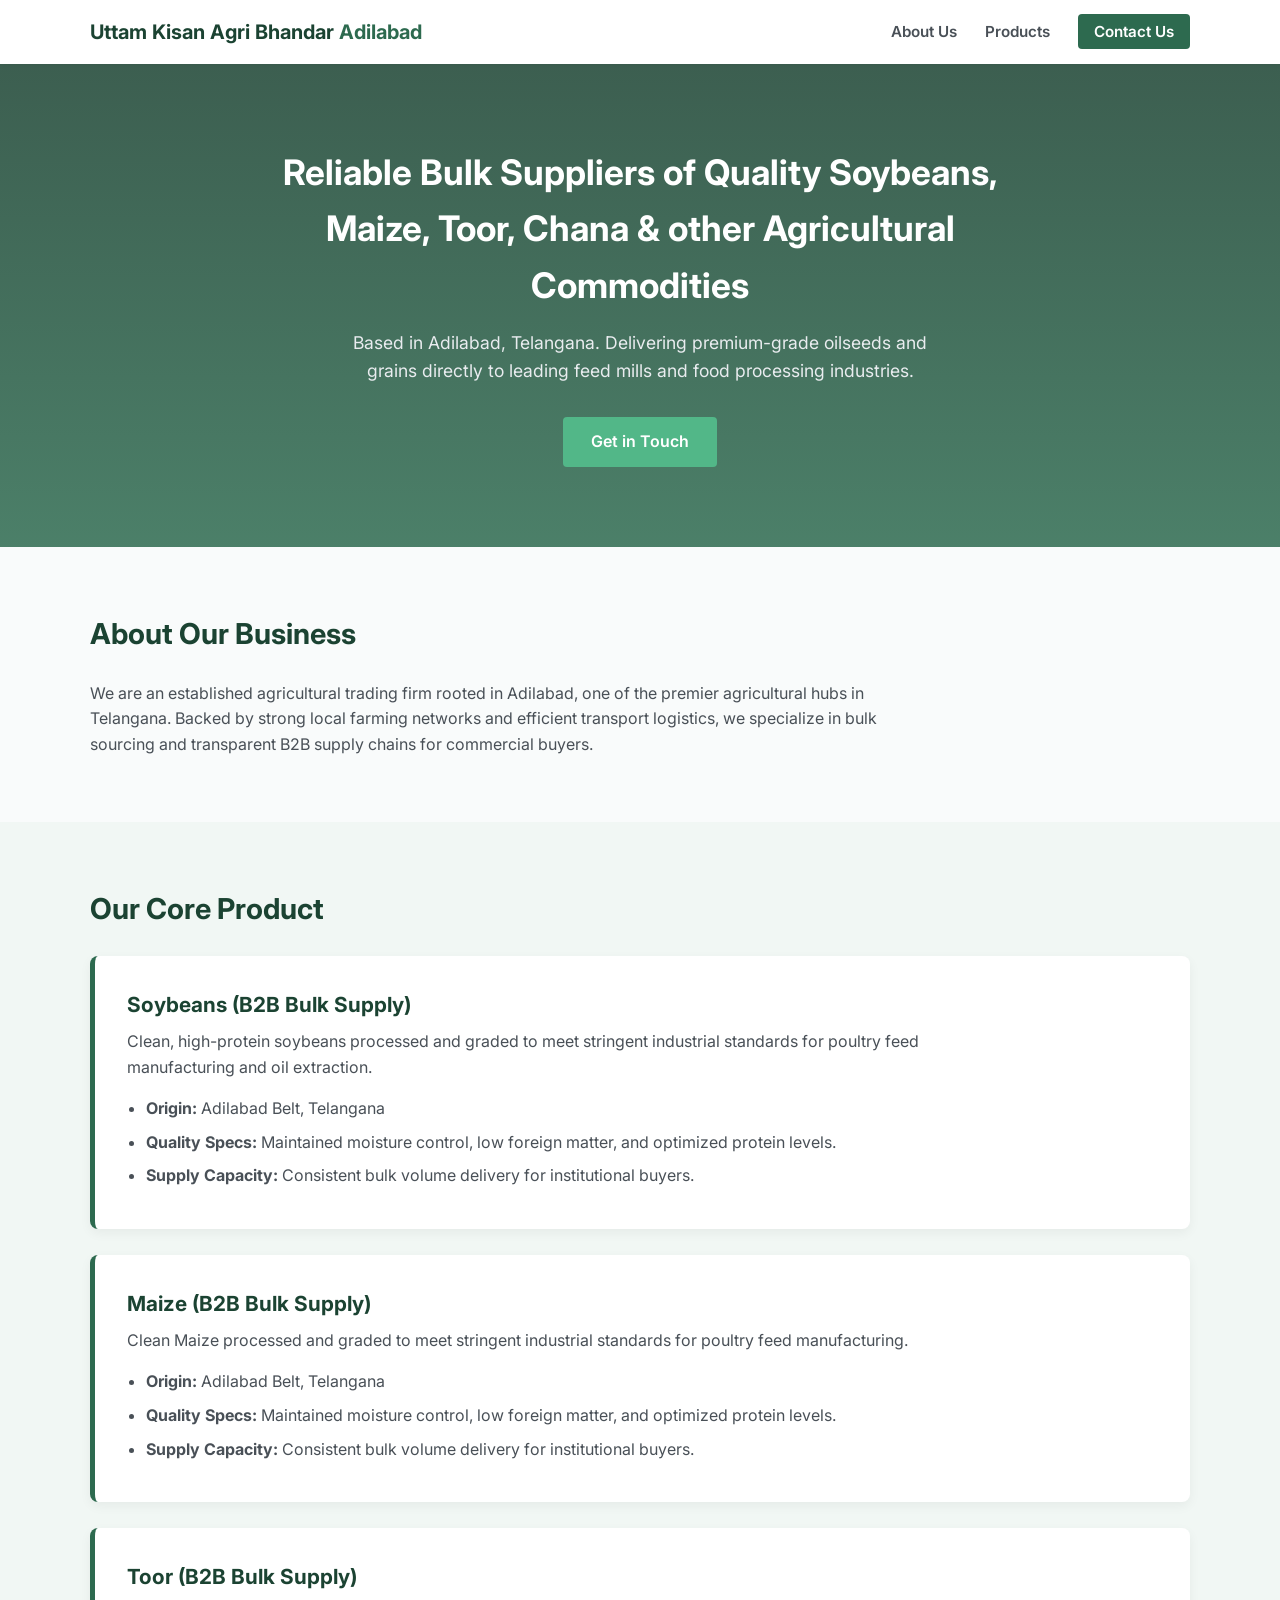
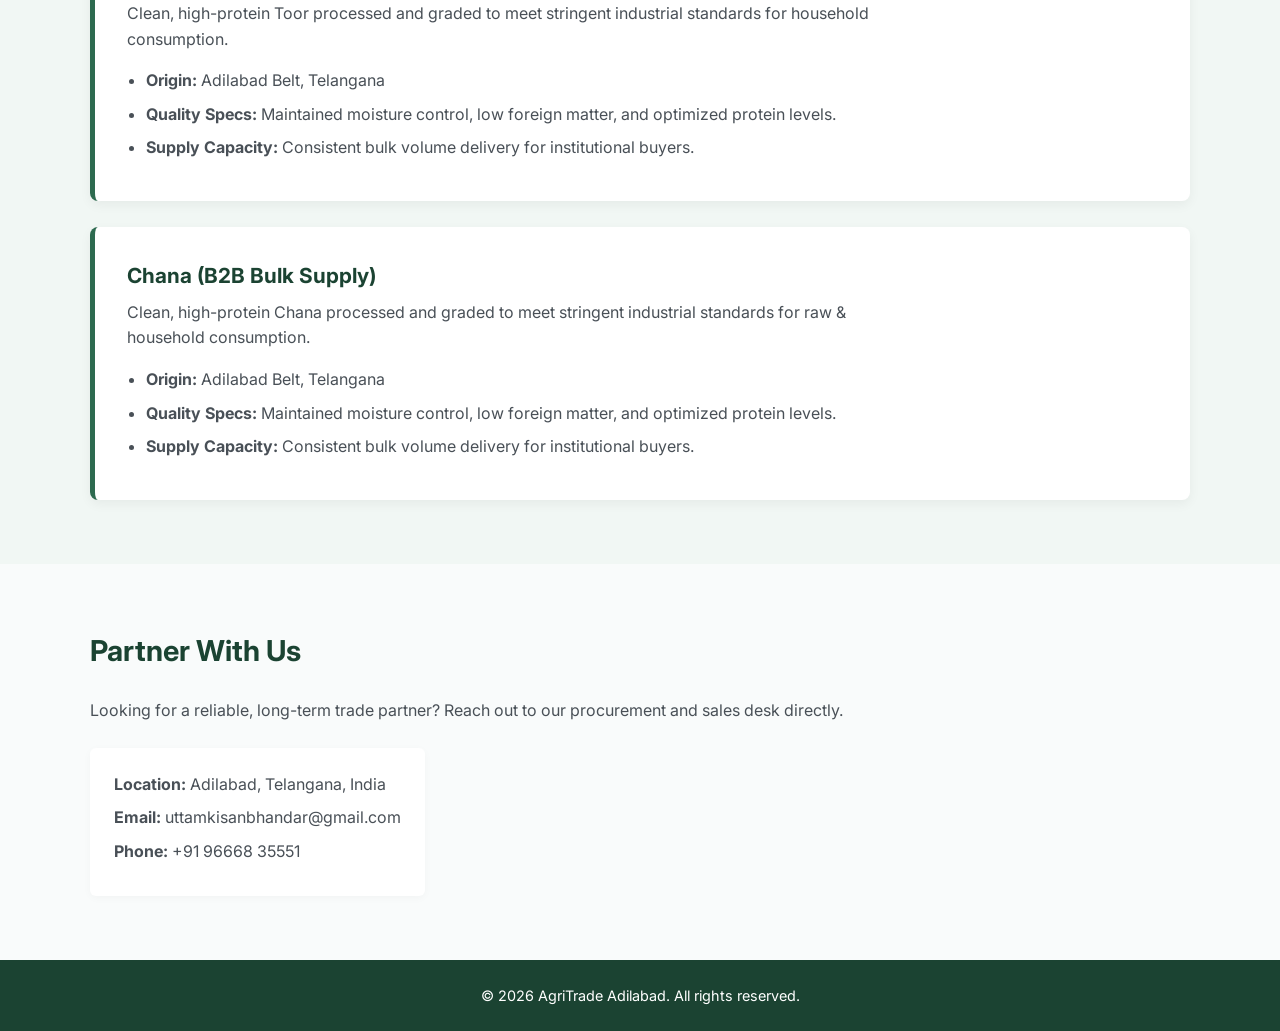
<file: index.html>
<!DOCTYPE html>
<html lang="en">
<head>
    <meta charset="UTF-8">
    <meta name="viewport" content="width=device-width, initial-scale=1.0">
    <title>Agricultural Commodities Trading & Soybean Supplier | Adilabad</title>
    <link rel="stylesheet" href="style.css">
    <!-- Google Fonts for professional typography -->
    <link href="https://fonts.googleapis.com/css2?family=Inter:wght@300;400;600;700&display=swap" rel="stylesheet">
</head>
<body>
    <!-- Header / Navigation -->
    <header>
        <div class="container nav-container">
            <h1 class="logo">Uttam Kisan Agri Bhandar <span>Adilabad</span></h1>
            <nav>
                <a href="#about">About Us</a>
                <a href="#products">Products</a>
                <a href="#contact" class="btn-nav">Contact Us</a>
            </nav>
        </div>
    </header>

    <!-- Hero Section -->
    <section class="hero">
        <div class="container hero-content">
            <h2>Reliable Bulk Suppliers of Quality Soybeans, Maize, Toor, Chana & other Agricultural Commodities</h2>
            <p>Based in Adilabad, Telangana. Delivering premium-grade oilseeds and grains directly to leading feed mills and food processing industries.</p>
            <a href="#contact" class="btn-primary">Get in Touch</a>
        </div>
    </section>

    <!-- About Us Section -->
    <section id="about" class="section">
        <div class="container">
            <h3>About Our Business</h3>
            <p>We are an established agricultural trading firm rooted in Adilabad, one of the premier agricultural hubs in Telangana. Backed by strong local farming networks and efficient transport logistics, we specialize in bulk sourcing and transparent B2B supply chains for commercial buyers.</p>
        </div>
    </section>

    <!-- Products Section -->
    <section id="products" class="section bg-light">
        <div class="container">
            <h3>Our Core Product</h3>
            <div class="product-card">
                <h4>Soybeans (B2B Bulk Supply)</h4>
                <p>Clean, high-protein soybeans processed and graded to meet stringent industrial standards for poultry feed manufacturing and oil extraction.</p>
                <ul>
                    <li><strong>Origin:</strong> Adilabad Belt, Telangana</li>
                    <li><strong>Quality Specs:</strong> Maintained moisture control, low foreign matter, and optimized protein levels.</li>
                    <li><strong>Supply Capacity:</strong> Consistent bulk volume delivery for institutional buyers.</li>
                </ul>
            </div>
<div><br><ul></ul></div>
            <div class="product-card">
                <h4>Maize (B2B Bulk Supply)</h4>
                <p>Clean Maize processed and graded to meet stringent industrial standards for poultry feed manufacturing.</p>
                <ul>
                    <li><strong>Origin:</strong> Adilabad Belt, Telangana</li>
                    <li><strong>Quality Specs:</strong> Maintained moisture control, low foreign matter, and optimized protein levels.</li>
                    <li><strong>Supply Capacity:</strong> Consistent bulk volume delivery for institutional buyers.</li>
                </ul>
            </div>
<div><br><ul></ul></div>
            <div class="product-card">
                <h4>Toor (B2B Bulk Supply)</h4>
                <p>Clean, high-protein Toor processed and graded to meet stringent industrial standards for household consumption.</p>
                <ul>
                    <li><strong>Origin:</strong> Adilabad Belt, Telangana</li>
                    <li><strong>Quality Specs:</strong> Maintained moisture control, low foreign matter, and optimized protein levels.</li>
                    <li><strong>Supply Capacity:</strong> Consistent bulk volume delivery for institutional buyers.</li>
                </ul>
            </div>
<div><br><ul></ul></div>
            <div class="product-card">
                <h4>Chana (B2B Bulk Supply)</h4>
                <p>Clean, high-protein Chana processed and graded to meet stringent industrial standards for raw & household consumption.</p>
                <ul>
                    <li><strong>Origin:</strong> Adilabad Belt, Telangana</li>
                    <li><strong>Quality Specs:</strong> Maintained moisture control, low foreign matter, and optimized protein levels.</li>
                    <li><strong>Supply Capacity:</strong> Consistent bulk volume delivery for institutional buyers.</li>
                </ul>
            </div>
            
        </div>
    </section>

    <!-- Contact Section -->
    <section id="contact" class="section">
        <div class="container">
            <h3>Partner With Us</h3>
            <p>Looking for a reliable, long-term trade partner? Reach out to our procurement and sales desk directly.</p>
            <div class="contact-info">
                <p><strong>Location:</strong> Adilabad, Telangana, India</p>
                <p><strong>Email:</strong> uttamkisanbhandar@gmail.com</p>
                <p><strong>Phone:</strong> +91 96668 35551</p>
            </div>
        </div>
    </section>

    <!-- Footer -->
    <footer>
        <div class="container">
            <p>&copy; 2026 AgriTrade Adilabad. All rights reserved.</p>
        </div>
    </footer>

</body>
</html>
</file>
<file: style.css>
/* General Reset & Typography */
* {
    margin: 0;
    padding: 0;
    box-sizing: border-box;
    font-family: 'Inter', sans-serif;
}

body {
    color: #333;
    line-height: 1.6;
    background-color: #f9fbfb;
}

.container {
    width: 90%;
    max-width: 1100px;
    margin: 0 auto;
}

/* Header */
header {
    background: #ffffff;
    box-shadow: 0 2px 5px rgba(0,0,0,0.05);
    padding: 1rem 0;
    position: sticky;
    top: 0;
    z-index: 100;
}

.nav-container {
    display: flex;
    justify-content: space-between;
    align-items: center;
}

.logo {
    font-size: 1.25rem;
    font-weight: 700;
    color: #1b4332;
}

.logo span {
    color: #2d6a4f;
}

nav a {
    margin-left: 1.5rem;
    text-decoration: none;
    color: #495057;
    font-weight: 600;
    font-size: 0.95rem;
}

nav a:hover {
    color: #2d6a4f;
}

.btn-nav {
    background: #2d6a4f;
    color: #fff !important;
    padding: 0.5rem 1rem;
    border-radius: 4px;
}

/* Hero Section */
.hero {
    background: linear-gradient(rgba(27, 67, 50, 0.85), rgba(45, 106, 79, 0.85)), url('https://images.unsplash.com/photo-1599940824399-b87987ceb72a?auto=format&fit=crop&w=1200&q=80') center/cover;
    color: white;
    text-align: center;
    padding: 5rem 1rem;
}

.hero-content h2 {
    font-size: 2.2rem;
    margin-bottom: 1rem;
    max-width: 800px;
    margin-left: auto;
    margin-right: auto;
}

.hero-content p {
    font-size: 1.1rem;
    margin-bottom: 2rem;
    max-width: 600px;
    margin-left: auto;
    margin-right: auto;
    color: #e9ecef;
}

.btn-primary {
    background: #52b788;
    color: white;
    padding: 0.75rem 1.75rem;
    text-decoration: none;
    font-weight: 600;
    border-radius: 4px;
    display: inline-block;
    transition: background 0.3s;
}

.btn-primary:hover {
    background: #40916c;
}

/* Sections */
.section {
    padding: 4rem 0;
}

.bg-light {
    background-color: #f1f7f4;
}

.section h3 {
    font-size: 1.8rem;
    color: #1b4332;
    margin-bottom: 1.5rem;
}

.section p {
    color: #495057;
    max-width: 800px;
}

/* Product Card */
.product-card {
    background: white;
    padding: 2rem;
    border-radius: 8px;
    box-shadow: 0 4px 12px rgba(0,0,0,0.05);
    border-left: 5px solid #2d6a4f;
}

.product-card h4 {
    font-size: 1.3rem;
    color: #1b4332;
    margin-bottom: 0.5rem;
}

.product-card ul {
    margin-top: 1rem;
    padding-left: 1.2rem;
    color: #495057;
}

.product-card li {
    margin-bottom: 0.5rem;
}

/* Contact Info */
.contact-info {
    margin-top: 1.5rem;
    background: white;
    padding: 1.5rem;
    border-radius: 6px;
    display: inline-block;
    box-shadow: 0 2px 8px rgba(0,0,0,0.03);
}

.contact-info p {
    margin-bottom: 0.5rem;
}

/* Footer */
footer {
    background: #1b4332;
    color: white;
    text-align: center;
    padding: 1.5rem 0;
    font-size: 0.9rem;
}
</file>
